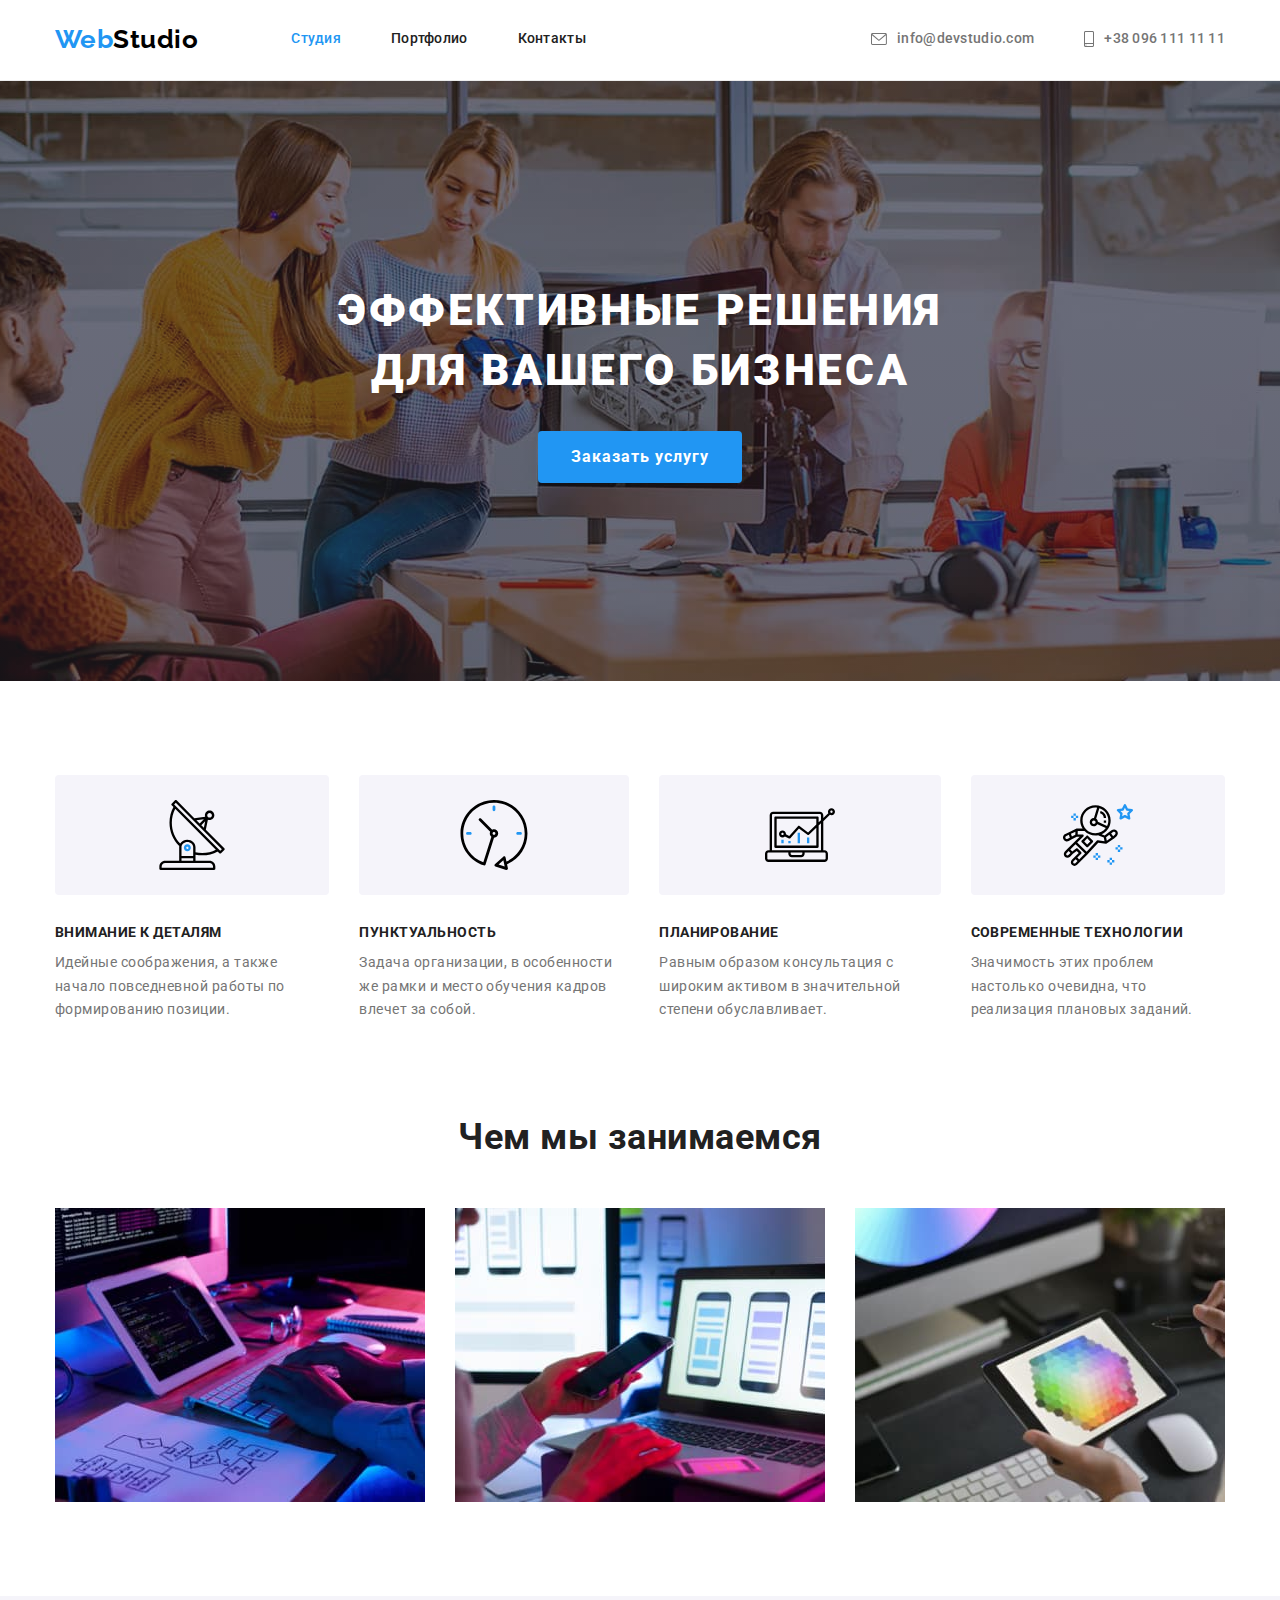
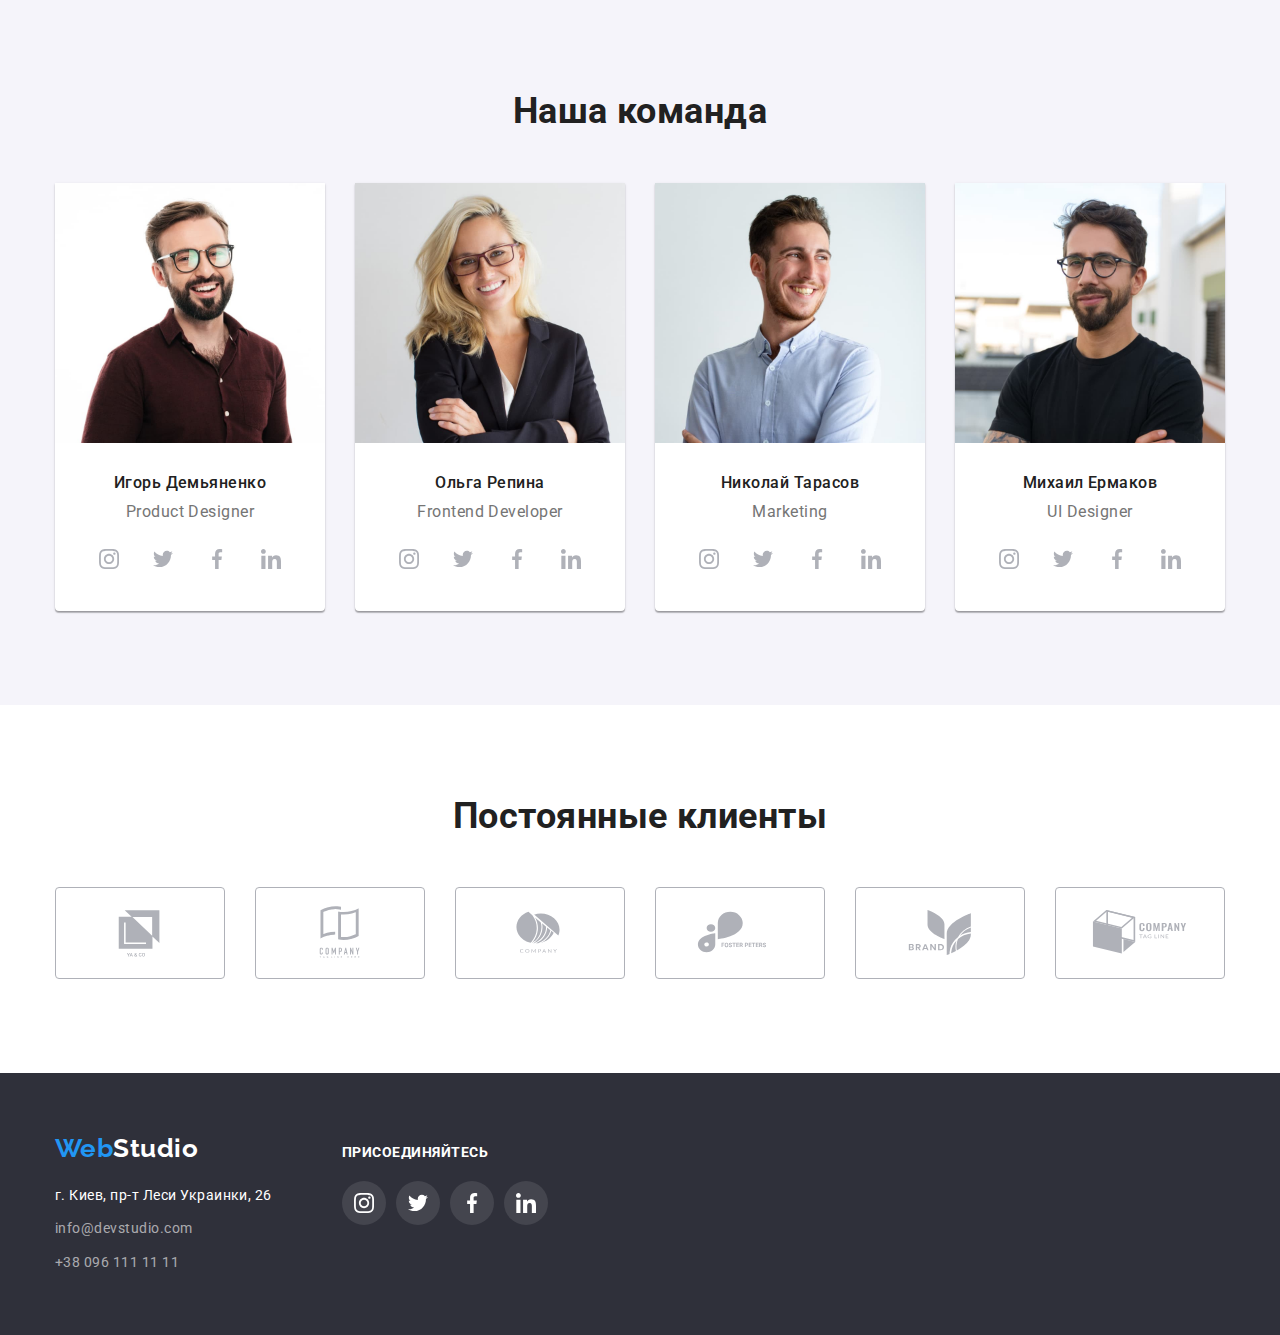
<file: index.html>
<!DOCTYPE html>
<html lang="ru">

<head>
    <meta charset="UTF-8">
    <meta http-equiv="X-UA-Compatible" content="IE=edge">
    <meta name="viewport" content="width=device-width, initial-scale=1.0">
    <link
        href="https://fonts.googleapis.com/css2?family=Raleway:wght@700&family=Roboto:wght@400;500;700;900&display=swap"
        rel="stylesheet">
    <link rel="stylesheet"
        href="https://cdnjs.cloudflare.com/ajax/libs/modern-normalize/1.1.0/modern-normalize.min.css">
    <link rel="stylesheet" href="./css/styles.css">
    <title>WebStudio</title>
</head>

<body>
    <header class="header">
        <div class="container">
            <nav class="nav">
                <a href="./" class="logo">Web<span class="fst">Studio</span></a>

                <ul class="site-nav list">
                    <li class="item"><a href="./" class="link current">Студия</a></li>
                    <li class="item"><a href="./portfolio.html" class="link">Портфолио</a></li>
                    <li class="item"><a href="" class="link">Контакты</a></li>
                </ul>
            </nav>

            <ul class="contacts-nav list">
                <li class="item"><a href="mailto:info@devstudio.com" class="link  mail"><svg class="contact-icon1">
                            <use href="./symbol-defs.svg#icon-envelope"></use>
                        </svg>info@devstudio.com</a></li>
                <li class="item"><a href="tel:+380961111111" class="link phone"><svg class="contact-icon2">
                            <use href="./symbol-defs.svg#icon-smartphone"></use>
                        </svg>+38 096 111 11 11</a></li>
            </ul>
        </div>
    </header>

    <main>
        <!--Секция Герой-->
        <section class="hero">
            <div class="container">
                <h1 class="hero-title">Эффективные решения<br>для вашего бизнеса</h1>

                <button type="button" class="btn btn-primery">Заказать услугу</button>
            </div>
        </section>

        <!--Секция Особенности компании-->
        <section class="section">
            <div class="container">
                <h2 class="section-title visually-hidden">Особенности компании</h2>
                <ul class="features list">
                    <li class="item">
                        <div class="features-thumb">
                            <svg class="icon">
                                <use href="./symbol-defs.svg#icon-antenna1"></use>
                            </svg>
                        </div>
                        <h3 class="title">Внимание к деталям</h3>
                        <p class="text">Идейные соображения, а также начало повседневной работы по формированию позиции.
                        </p>
                    </li>
                    <li class="item">
                        <div class="features-thumb">
                            <svg class="icon">
                                <use href="./symbol-defs.svg#icon-clock1"></use>
                            </svg>
                        </div>
                        <h3 class="title">Пунктуальность</h3>
                        <p class="text">Задача организации, в особенности же рамки и место обучения кадров влечет за
                            собой.
                        </p>
                    </li>
                    <li class="item">
                        <div class="features-thumb">
                            <svg class="icon">
                                <use href="./symbol-defs.svg#icon-diagram1"></use>
                            </svg>
                        </div>
                        <h3 class="title">Планирование</h3>
                        <p class="text">Равным образом консультация с широким активом в значительной степени
                            обуславливает.
                        </p>
                    </li>
                    <li class="item">
                        <div class="features-thumb"><svg class="icon">
                                <use href="./symbol-defs.svg#icon-astronaut1"></use>
                            </svg></div>
                        <h3 class="title">Современные технологии</h3>
                        <p class="text">Значимость этих проблем настолько очевидна, что реализация плановых заданий.</p>
                    </li>
                </ul>
            </div>
        </section>

        <!--Секция Чем мы занимаемся-->
        <section class="section activity">
            <div class="container">
                <h2 class="section-title">Чем мы занимаемся</h2>
                <ul class="acts list">
                    <li class="item"><img src="./images/box-1.jpg" alt="руки на клавиатуре" width="370">
                    </li>
                    <li class="item"><img src="./images/box-2.jpg" alt="рука с телефоном" width="370">
                    </li>
                    <li class="item"><img src="./images/box-3.jpg" alt="планшет в руке" width="370"></li>
                </ul>
            </div>
        </section>

        <!--Секция Наша команда-->
        <section class="section team">
            <div class="container">
                <h2 class="section-title">Наша команда</h2>

                <ul class="people list">
                    <li class="item">
                        <img src="./images/img1.jpg" alt="Улыбающийся мужчина в очках" width="270">
                        <div class="card-content">
                            <h3 class="title">Игорь Демьяненко</h3>
                            <p lang="en" class="text">Product Designer</p>
                            <ul class="social-links list">
                                <li class="social-item"><a class="social-link"
                                        href="https://www.facebook.com/victorchekirko"><svg class="icon">
                                            <use href="./symbol-defs.svg#icon-instagram1"></use>
                                        </svg></a></li>
                                <li class="social-item"><a class="social-link" href=""><svg class="icon">
                                            <use href="./symbol-defs.svg#icon-twitter1"></use>
                                        </svg></a></li>
                                <li class="social-item"><a class="social-link" href=""><svg class="icon">
                                            <use href="./symbol-defs.svg#icon-facebook1"></use>
                                        </svg></a></li>
                                <li class="social-item"><a class="social-link" href=""><svg class="icon">
                                            <use href="./symbol-defs.svg#icon-linkedin1"></use>
                                        </svg></a></li>
                            </ul>
                        </div>
                    </li>

                    <li class="item">
                        <img src="./images/img2.jpg" alt="Улыбающаяся женщина в очках" width="270">
                        <div class="card-content">
                            <h3 class="title">Ольга Репина</h3>
                            <p lang="en" class="text">Frontend Developer</p>
                            <ul class="social-links list">
                                <li class="social-item"><a class="social-link" href=""><svg class="icon">
                                            <use href="./symbol-defs.svg#icon-instagram1"></use>
                                        </svg></a></li>
                                <li class="social-item"><a class="social-link" href=""><svg class="icon">
                                            <use href="./symbol-defs.svg#icon-twitter1"></use>
                                        </svg></a></li>
                                <li class="social-item"><a class="social-link" href=""><svg class="icon">
                                            <use href="./symbol-defs.svg#icon-facebook1"></use>
                                        </svg></a></li>
                                <li class="social-item"><a class="social-link" href=""><svg class="icon">
                                            <use href="./symbol-defs.svg#icon-linkedin1"></use>
                                        </svg></a></li>
                            </ul>
                        </div>
                    </li>

                    <li class="item">
                        <img src="./images/img3.jpg" alt="Улыбающийся мужчина" width="270">
                        <div class="card-content">
                            <h3 class="title">Николай Тарасов</h3>
                            <p lang="en" class="text">Marketing</p>
                            <ul class="social-links list">
                                <li class="social-item"><a class="social-link" href=""><svg class="icon">
                                            <use href="./symbol-defs.svg#icon-instagram1"></use>
                                        </svg></a></li>
                                <li class="social-item"><a class="social-link" href=""><svg class="icon">
                                            <use href="./symbol-defs.svg#icon-twitter1"></use>
                                        </svg></a></li>
                                <li class="social-item"><a class="social-link" href=""><svg class="icon">
                                            <use href="./symbol-defs.svg#icon-facebook1"></use>
                                        </svg></a></li>
                                <li class="social-item"><a class="social-link" href=""><svg class="icon">
                                            <use href="./symbol-defs.svg#icon-linkedin1"></use>
                                        </svg></a></li>
                            </ul>
                        </div>
                    </li>

                    <li class="item">
                        <img src="./images/img4.jpg" alt="Мужчина в очках" width="270">
                        <div class="card-content">
                            <h3 class="title">Михаил Ермаков</h3>
                            <p lang="en" class="text">UI Designer</p>
                            <ul class="social-links list">
                                <li class="social-item"><a class="social-link" href=""><svg class="icon">
                                            <use href="./symbol-defs.svg#icon-instagram1"></use>
                                        </svg></a></li>
                                <li class="social-item"><a class="social-link" href=""><svg class="icon">
                                            <use href="./symbol-defs.svg#icon-twitter1"></use>
                                        </svg></a></li>
                                <li class="social-item"><a class="social-link" href=""><svg class="icon">
                                            <use href="./symbol-defs.svg#icon-facebook1"></use>
                                        </svg></a></li>
                                <li class="social-item"><a class="social-link" href=""><svg class="icon">
                                            <use href="./symbol-defs.svg#icon-linkedin1"></use>
                                        </svg></a></li>
                            </ul>
                        </div>
                    </li>
                </ul>
            </div>
        </section>

        <!-- Секция Клиенты -->
        <section class="section clients">
            <div class="container">
                <h2 class="section-title">Постоянные клиенты</h2>

                <ul class="companies list">
                    <li class="companies-item"><a class="companies-link" href=""><svg class="icon">
                                <use href="./symbol-defs.svg#icon-Logo1"></use>
                            </svg></a></li>
                    <li class="companies-item"><a class="companies-link" href=""><svg class="icon">
                                <use href="./symbol-defs.svg#icon-Logo2"></use>
                            </svg></a></li>
                    <li class="companies-item"><a class="companies-link" href=""><svg class="icon">
                                <use href="./symbol-defs.svg#icon-Logo3"></use>
                            </svg></a></li>
                    <li class="companies-item"><a class="companies-link" href=""><svg class="icon">
                                <use href="./symbol-defs.svg#icon-Logo4"></use>
                            </svg></a></li>
                    <li class="companies-item"><a class="companies-link" href=""><svg class="icon">
                                <use href="./symbol-defs.svg#icon-Logo5"></use>
                            </svg></a></li>
                    <li class="companies-item"><a class="companies-link" href=""><svg class="icon">
                                <use href="./symbol-defs.svg#icon-Logo6"></use>
                            </svg></a></li>
                </ul>
            </div>
        </section>
    </main>

    <footer class="footer">
        <div class="container">
            <div class="columns">
                <div class="fst-column">
                    <a href="./" class="logo">Web<span class="snd">Studio</span></a>

                    <address>
                        <ul class="contacts list">
                            <li class="item"><a href="" class="address-link" target="_blank"
                                    rel="noreferrer noopener">г.
                                    Киев,
                                    пр-т Леси
                                    Украинки, 26</a></li>
                            <li class="item"><a href="mailto:info@devstudio.com"
                                    class="contact-link">info@devstudio.com</a>
                            </li>
                            <li class="item"><a href="tel:+380961111111" class="contact-link">+38 096 111 11 11</a></li>
                        </ul>
                    </address>
                </div>

                <div class="snd-column">
                    <p class="text">присоединяйтесь</p>
                    <ul class="connect list">
                        <li class="connect-item"><a class="connect-link" href=""><svg class="icon">
                                    <use href="./symbol-defs.svg#icon-instagram2"></use>
                                </svg></a></li>
                        <li class="connect-item"><a class="connect-link" href=""><svg class="icon">
                                    <use href="./symbol-defs.svg#icon-twitter2"></use>
                                </svg></a></li>
                        <li class="connect-item"><a class="connect-link" href=""><svg class="icon">
                                    <use href="./symbol-defs.svg#icon-facebook2"></use>
                                </svg></a></li>
                        <li class="connect-item"><a class="connect-link" href=""><svg class="icon">
                                    <use href="./symbol-defs.svg#icon-linkedin2"></use>
                                </svg></a></li>
                    </ul>
                </div>
            </div>
        </div>
    </footer>
</body>

</html>
</file>
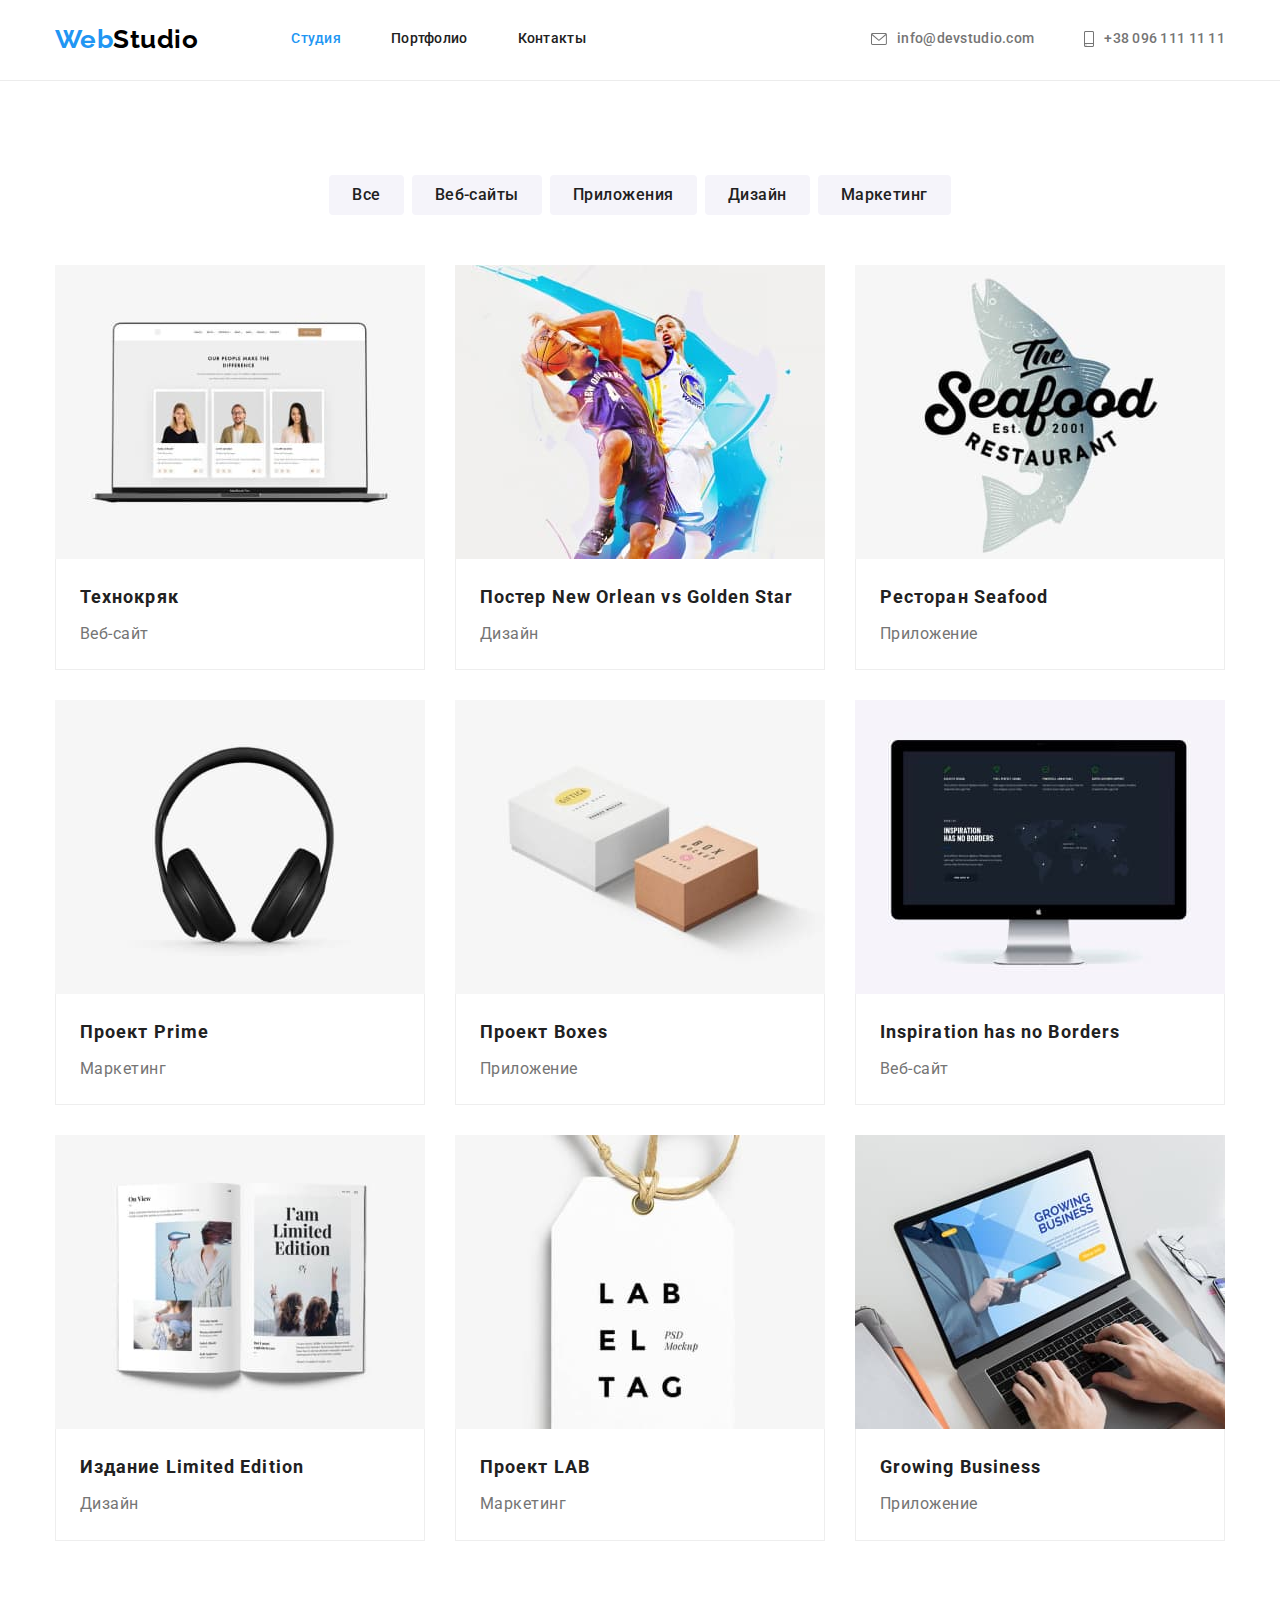
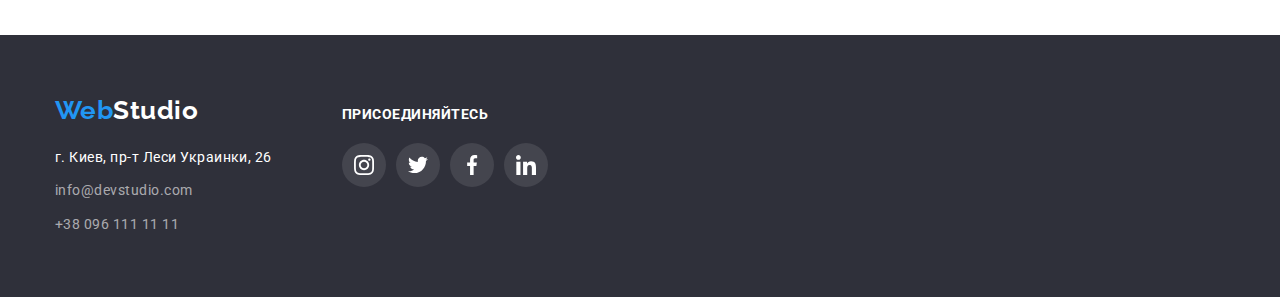
<file: portfolio.html>
<!DOCTYPE html>
<html lang="ru">

<head>
    <meta charset="UTF-8">
    <meta http-equiv="X-UA-Compatible" content="IE=edge">
    <meta name="viewport" content="width=device-width, initial-scale=1.0">
    <link
        href="https://fonts.googleapis.com/css2?family=Raleway:wght@700&family=Roboto:wght@400;500;700;900&display=swap"
        rel="stylesheet">
    <link rel="stylesheet"
        href="https://cdnjs.cloudflare.com/ajax/libs/modern-normalize/1.1.0/modern-normalize.min.css">
    <link rel="stylesheet" href="./css/styles.css">
    <title>Portfolio</title>
</head>

<body>
    <header class="header">
        <div class="container">
            <nav class="nav">
                <a href="./" class="logo">Web<span class="fst">Studio</span></a>

                <ul class="site-nav list">
                    <li class="item"><a href="./" class="link current">Студия</a></li>
                    <li class="item"><a href="./portfolio.html" class="link">Портфолио</a></li>
                    <li class="item"><a href="" class="link">Контакты</a></li>
                </ul>
            </nav>

            <ul class="contacts-nav list">
                <li class="item"><a href="mailto:info@devstudio.com" class="link  mail"><svg class="contact-icon1">
                            <use href="./symbol-defs.svg#icon-envelope"></use>
                        </svg>info@devstudio.com</a></li>
                <li class="item"><a href="tel:+380961111111" class="link phone"><svg class="contact-icon2">
                            <use href="./symbol-defs.svg#icon-smartphone"></use>
                        </svg>+38 096 111 11 11</a></li>
            </ul>
        </div>
    </header>

    <main>
        <!--Секция Проекты-->
        <section class="section">
            <div class="container">
                <h1 class="section-title visually-hidden">Projects</h1>

                <ul class="buttons list">
                    <li class="item"><button type="button" class="btn btn-secondary">Все</button></li>
                    <li class="item"><button type="button" class="btn btn-secondary">Веб-сайты</button></li>
                    <li class="item"><button type="button" class="btn btn-secondary">Приложения</button></li>
                    <li class="item"><button type="button" class="btn btn-secondary">Дизайн</button></li>
                    <li class="item"><button type="button" class="btn btn-secondary">Маркетинг</button></li>
                </ul>

                <ul class="projects list">
                    <li class="item">
                        <a class="projects-link" href="">
                            <div class="card-thumb"><img class="image" src="./images/img11.jpg" alt="Дисплей ноутбука"
                                    width="370"></div>
                            <div class="card-content">
                                <h2 class="title">Технокряк</h2>
                                <p class="text">Веб-сайт</p>
                            </div>
                        </a>
                    </li>
                    <li class="item">
                        <a class="projects-link" href="">
                            <div class="card-thumb"><img class="image" src="./images/img12.jpg"
                                    alt="Баскетболисты с мячем" width="370"></div>
                            <div class="card-content">
                                <h2 lang="en" class="title">Постер New Orlean vs Golden Star</h2>
                                <p class="text">Дизайн</p>
                            </div>
                        </a>
                    </li>
                    <li class="item">
                        <a class="projects-link" href="">
                            <div class="card-thumb"><img class="image" src="./images/img13.jpg" alt="Логотип ресторана"
                                    width="370"></div>
                            <div class="card-content">
                                <h2 lang="en" class="title">Ресторан Seafood</h2>
                                <p class="text">Приложение</p>
                            </div>
                        </a>
                    </li>
                    <li class="item">
                        <a class="projects-link" href="">
                            <div class="card-thumb"><img class="image" src="./images/img14.jpg" alt="Наушники"
                                    width="370">
                            </div>
                            <div class="card-content">
                                <h2 lang="en" class="title">Проект Prime</h2>
                                <p class="text">Маркетинг</p>
                            </div>
                        </a>
                    </li>
                    <li class="item">
                        <a class="projects-link" href="">
                            <div class="card-thumb"><img class="image" src="./images/img15.jpg" alt="Две коробки"
                                    width="370"></div>
                            <div class="card-content">
                                <h2 lang="en" class="title">Проект Boxes</h2>
                                <p class="text">Приложение</p>
                            </div>
                        </a>
                    </li>
                    <li class="item">
                        <a class="projects-link" href="">
                            <div class="card-thumb"><img class="image" src="./images/img16.jpg" alt="Дисплей"
                                    width="370">
                            </div>
                            <div class="card-content">
                                <h2 lang="en" class="title">Inspiration has no Borders</h2>
                                <p class="text">Веб-сайт</p>
                            </div>
                        </a>
                    </li>
                    <li class="item">
                        <a class="projects-link" href="">
                            <div class="card-thumb"><img class="image" src="./images/img17.jpg" alt="Раскрытый журнал"
                                    width="370"></div>
                            <div class="card-content">
                                <h2 lang="en" class="title">Издание Limited Edition</h2>
                                <p class="text">Дизайн</p>
                            </div>
                        </a>
                    </li>
                    <li class="item">
                        <a class="projects-link" href="">
                            <div class="card-thumb"><img class="image" src="./images/img18.jpg" alt="Бирочка с надписью"
                                    width="370"></div>
                            <div class="card-content">
                                <h2 lang="en" class="title">Проект LAB</h2>
                                <p class="text">Маркетинг</p>
                            </div>
                        </a>
                    </li>
                    <li class="item">
                        <a class="projects-link" href="">
                            <div class="card-thumb"><img class="image" src="./images/img19.jpg"
                                    alt="Руки на клавиатуре ноутбука" width="370"></div>
                            <div class="card-content">
                                <h2 lang="en" class="title">Growing Business</h2>
                                <p class="text">Приложение</p>
                            </div>
                        </a>
                    </li>
                </ul>
            </div>
        </section>
    </main>

    <footer class="footer">
        <div class="container">
            <div class="columns">
                <div class="fst-column">
                    <a href="./" class="logo">Web<span class="snd">Studio</span></a>

                    <address>
                        <ul class="contacts list">
                            <li class="item"><a href="" class="address-link" target="_blank"
                                    rel="noreferrer noopener">г.
                                    Киев,
                                    пр-т Леси
                                    Украинки, 26</a></li>
                            <li class="item"><a href="mailto:info@devstudio.com"
                                    class="contact-link">info@devstudio.com</a>
                            </li>
                            <li class="item"><a href="tel:+380961111111" class="contact-link">+38 096 111 11 11</a></li>
                        </ul>
                    </address>
                </div>

                <div class="snd-column">
                    <p class="text">присоединяйтесь</p>
                    <ul class="connect list">
                        <li class="connect-item"><a class="connect-link" href=""><svg class="icon">
                                    <use href="./symbol-defs.svg#icon-instagram2"></use>
                                </svg></a></li>
                        <li class="connect-item"><a class="connect-link" href=""><svg class="icon">
                                    <use href="./symbol-defs.svg#icon-twitter2"></use>
                                </svg></a></li>
                        <li class="connect-item"><a class="connect-link" href=""><svg class="icon">
                                    <use href="./symbol-defs.svg#icon-facebook2"></use>
                                </svg></a></li>
                        <li class="connect-item"><a class="connect-link" href=""><svg class="icon">
                                    <use href="./symbol-defs.svg#icon-linkedin2"></use>
                                </svg></a></li>
                    </ul>
                </div>
            </div>
        </div>
    </footer>
</body>

</html>
</file>
<file: css/styles.css>
:root {
  --primery-text-color: #757575;
  --title-text-color: #212121;
  --accent-color: #2196f3;
  --primery-white-color: #ffffff;
  --secondary-bg-color: #f5f4fa;
  --third-bg-color: #2f303a;
  --card-set-gap: 30px;
}

h1,
h2,
h3,
p,
ul {
  margin-top: 0px;
  margin-bottom: 0px;
  padding: 0px;
}

body {
  background-color: var(--primery-white-color);
  color: var(--primery-text-color);

  font-family: Roboto, sans-serif;
  letter-spacing: 0.03em;
}

.container {
  width: 1200px;
  padding-left: 15px;
  padding-right: 15px;
  margin: 0 auto;
}

.visually-hidden {
  position: absolute;
  width: 1px;
  height: 1px;
  margin: -1px;
  border: 0;
  padding: 0;
  white-space: nowrap;
  clip-path: inset(100%);
  clip: rect(0 0 0 0);
  overflow: hidden;
}

.list {
  list-style: none;
}

img {
  height: auto;
  display: block;
  max-width: 100%;
}

.btn {
  border: 1px solid transparent;
  border-radius: 4px;
  cursor: pointer;
}

/* header styles */

.header {
  padding-top: 24px;
  padding-bottom: 25px;
  border-bottom: 1px solid #ececec;
}

.header .container {
  display: flex;
  align-items: center;
}

.nav {
  display: flex;
  align-items: center;
}

.logo {
  display: block;
  color: var(--accent-color);

  font-family: Raleway, sans-serif;
  font-weight: 700;
  font-size: 26px;
  line-height: 1.19;
  text-decoration: none;
}

.logo .fst {
  color: #000000;
}

.logo .snd {
  color: var(--primery-white-color);
}

.nav .logo {
  margin-right: 93px;
}

.site-nav {
  display: flex;
  align-items: center;
}

.site-nav .item:not(:last-child) {
  margin-right: 50px;
}

.site-nav .link {
  display: block;
  color: var(--title-text-color);

  font-weight: 500;
  font-size: 14px;
  line-height: 1.14;
  letter-spacing: 0.02em;
  text-decoration: none;
}

.site-nav .link:hover,
.site-nav .link:focus {
  color: var(--accent-color);
}

.site-nav .link.current {
  color: var(--accent-color);
}

.contacts-nav {
  display: flex;
  margin-left: auto;
}

.contacts-nav .item:not(:last-child) {
  margin-right: 50px;
}

.contacts-nav .link {
  display: flex;
  align-items: center;
  color: var(--primery-text-color);
  fill: var(--primery-text-color);

  font-weight: 500;
  font-size: 14px;
  line-height: 1.14;
  letter-spacing: 0.02em;
  text-decoration: none;
}

.contact-icon1 {
  width: 16px;
  height: 12px;
  margin-right: 10px;
}

.contact-icon2 {
  width: 10px;
  height: 16px;
  margin-right: 10px;
}

.contacts-nav .link:hover,
.contacts-nav .link:focus {
  color: var(--accent-color);
  fill: var(--accent-color);
}

/* sections styles */

.section {
  padding: 94px 0px;
}

.section-title {
  color: var(--title-text-color);

  font-size: 36px;
  line-height: 1.17;
  text-align: center;
}

.hero {
  padding: 200px 0px;
  height: 600px;
  max-width: 1600px;
  margin-left: auto;
  margin-right: auto;
  background-image: linear-gradient(rgba(47, 48, 58, 0.3), rgba(47, 48, 58, 0.4)),
    url(../images/Image.jpg);
  background-size: cover;
  background-repeat: no-repeat;
  background-position: center;
  text-align: center;
}

.hero-title {
  color: var(--primery-white-color);

  font-weight: 900;
  font-size: 44px;
  line-height: 1.36;
  letter-spacing: 0.06em;
  text-align: center;
  text-transform: uppercase;

  margin-bottom: 30px;
}

.btn-primery {
  background-color: var(--accent-color);
  color: var(--primery-white-color);

  font-family: inherit;
  font-weight: 700;
  font-size: 16px;
  line-height: 1.9;
  letter-spacing: 0.06em;

  padding: 10px 32px;
  margin-bottom: 0px;
}

.features {
  display: flex;
}

.features > .item:not(:last-child) {
  margin-right: var(--card-set-gap);
}

.features-thumb {
  display: flex;
  justify-content: center;
  align-items: center;
  height: 120px;
  margin-bottom: 30px;
  background-color: var(--secondary-bg-color);
  border-radius: 4px;
}

.features-thumb .icon {
  width: 70px;
  height: 70px;
}

.features .title {
  color: var(--title-text-color);

  font-size: 14px;
  line-height: 1.14;
  text-transform: uppercase;

  margin-bottom: 10px;
}

.features .text {
  font-size: 14px;
  line-height: 1.7;
}

.section.activity {
  padding-top: 0px;
}

.activity .section-title {
  margin-bottom: 50px;
}

.acts {
  display: flex;
}

.acts .item:not(:last-child) {
  margin-right: var(--card-set-gap);
}

.team {
  background-color: var(--secondary-bg-color);
}

.team .section-title {
  margin-bottom: 50px;
}

.people {
  display: flex;
}

.people .item {
  width: 270px;
  background-color: var(--primery-white-color);
  box-shadow: 0px 1px 3px rgba(0, 0, 0, 0.12), 0px 1px 1px rgba(0, 0, 0, 0.14),
    0px 2px 1px rgba(0, 0, 0, 0.2);
  border-radius: 0px 0px 4px 4px;
}

.people .item:not(:last-child) {
  margin-right: var(--card-set-gap);
}

.people .card-content {
  padding: 30px 0px;
}

.people .title {
  margin-bottom: 10px;

  color: var(--title-text-color);
  font-weight: 500;
  font-size: 16px;
  line-height: 1.19;
  text-align: center;
}

.people .text {
  margin-bottom: 16px;
  font-size: 16px;
  line-height: 1.19;
  text-align: center;
}

.social-links {
  display: flex;
  justify-content: center;
}

.social-item {
  display: flex;
  justify-content: center;
  align-items: center;
  width: 44px;
  height: 44px;
}

.social-item:not(:last-child) {
  margin-right: 10px;
}

.social-link {
  width: 100%;
  height: 100%;
  display: flex;
  justify-content: center;
  align-items: center;
  fill: #afb1b8;
  border-radius: 50%;
}

.social-links .icon {
  display: block;
  width: 20px;
  height: 20px;
}

.social-link:hover,
.social-link:focus {
  background-color: var(--accent-color);
  fill: var(--primery-white-color);
  box-shadow: 0px 4px 4px rgba(0, 0, 0, 0.25);
}

.clients {
  padding-top: 90px;
}

.clients .section-title {
  margin-bottom: 50px;
}

.companies {
  display: flex;
  justify-content: center;
}

.companies-item {
  width: 170px;
  height: 92px;
}

.companies-item:not(:last-child) {
  margin-right: var(--card-set-gap);
}

.companies-link {
  display: flex;
  justify-content: center;
  align-items: center;
  width: 100%;
  height: 100%;
  border: 1px solid #afb1b8;
  border-radius: 4px;
  fill: rgba(175, 177, 184, 1);
}

.companies .icon {
  display: block;
  width: 106px;
  height: 60px;
}

.companies-link:hover,
.companies-link:focus {
  fill: var(--accent-color);
  border: 1px solid var(--accent-color);
}

/* footer styles */

.footer {
  padding: 60px 0px;
  background-color: var(--third-bg-color);
}

.columns {
  display: flex;
  align-items: baseline;
}

.fst-column {
  margin-right: 70px;
}

.footer .logo {
  display: inline-block;
  margin-bottom: 20px;
}

address {
  font-style: normal;
}

.address-link {
  color: var(--primery-white-color);

  font-size: 14px;
  line-height: 1.7;
  text-decoration: none;
}

.contact-link {
  color: rgba(255, 255, 255, 0.6);

  font-size: 14px;
  line-height: 1.7;
  text-decoration: none;
}

.address-link:hover,
.address-link:focus,
.contact-link:hover,
.contact-link:focus {
  color: var(--accent-color);
}

.contacts .item:not(:last-child) {
  margin-bottom: 10px;
}

.snd-column .text {
  margin-bottom: 20px;
  color: var(--primery-white-color);
  font-weight: 700;
  font-size: 14px;
  line-height: 1.14;
  text-transform: uppercase;
}
.connect {
  display: flex;
}

.connect-item {
  width: 44px;
  height: 44px;
}

.connect-item:not(:last-child) {
  margin-right: 10px;
}

.connect-link {
  display: flex;
  justify-content: center;
  align-items: center;
  width: 100%;
  height: 100%;
  background-color: rgba(255, 255, 255, 0.1);
  fill: var(--primery-white-color);
  border-radius: 50%;
}

.connect .icon {
  display: block;
  width: 20px;
  height: 20px;
}

.connect-link:hover,
.connect-link:focus {
  background-color: var(--accent-color);
}

/* Portfolio styles */

.buttons {
  display: flex;
  justify-content: center;
  padding-bottom: 16px;
  margin-bottom: 34px;
}

.buttons .item:not(:last-child) {
  margin-right: 8px;
}

.btn-secondary {
  display: block;
  background-color: var(--secondary-bg-color);
  color: var(--title-text-color);

  font-family: inherit;
  font-weight: 500;
  font-size: 16px;
  line-height: 1.6;
  letter-spacing: 0.03em;
  text-align: center;

  padding: 6px 22px;
}

.btn-secondary:hover,
.btn-secondary:focus {
  background-color: var(--accent-color);
  color: var(--primery-white-color);
  box-shadow: 0px 1px 3px rgba(0, 0, 0, 0.12), 0px 1px 1px rgba(0, 0, 0, 0.14),
    0px 2px 1px rgba(0, 0, 0, 0.2);
}

.projects {
  display: flex;
  flex-wrap: wrap;
  margin-left: calc(-1 * var(--card-set-gap));
  margin-top: calc(-1 * var(--card-set-gap));
}

.projects .item {
  flex-basis: calc(100% / 3 - var(--card-set-gap));
  margin-top: var(--card-set-gap);
  margin-left: var(--card-set-gap);
}

/* .projects .item:nth-child(3n) {
  margin-right: 0px;
}

.projects .item:nth-last-child(-n + 3) {
  margin-bottom: 0px;
} */

.projects-link {
  display: flex;
  flex-direction: column;
  text-decoration: none;
}

.projects-link:hover,
.projects-link:focus {
  box-shadow: 0px 1px 3px rgba(0, 0, 0, 0.12), 0px 1px 1px rgba(0, 0, 0, 0.14),
    0px 2px 1px rgba(0, 0, 0, 0.2);
}

.projects .card-content {
  padding: 20px 24px;
  border-right: 1px solid #eeeeee;
  border-bottom: 1px solid #eeeeee;
  border-left: 1px solid #eeeeee;
}

.projects .title {
  margin-bottom: 4px;

  color: var(--title-text-color);

  font-size: 18px;
  line-height: 2;
  letter-spacing: 0.06em;
}

.projects .text {
  font-size: 16px;
  line-height: 1.9;
  color: var(--primery-text-color);
}
</file>
